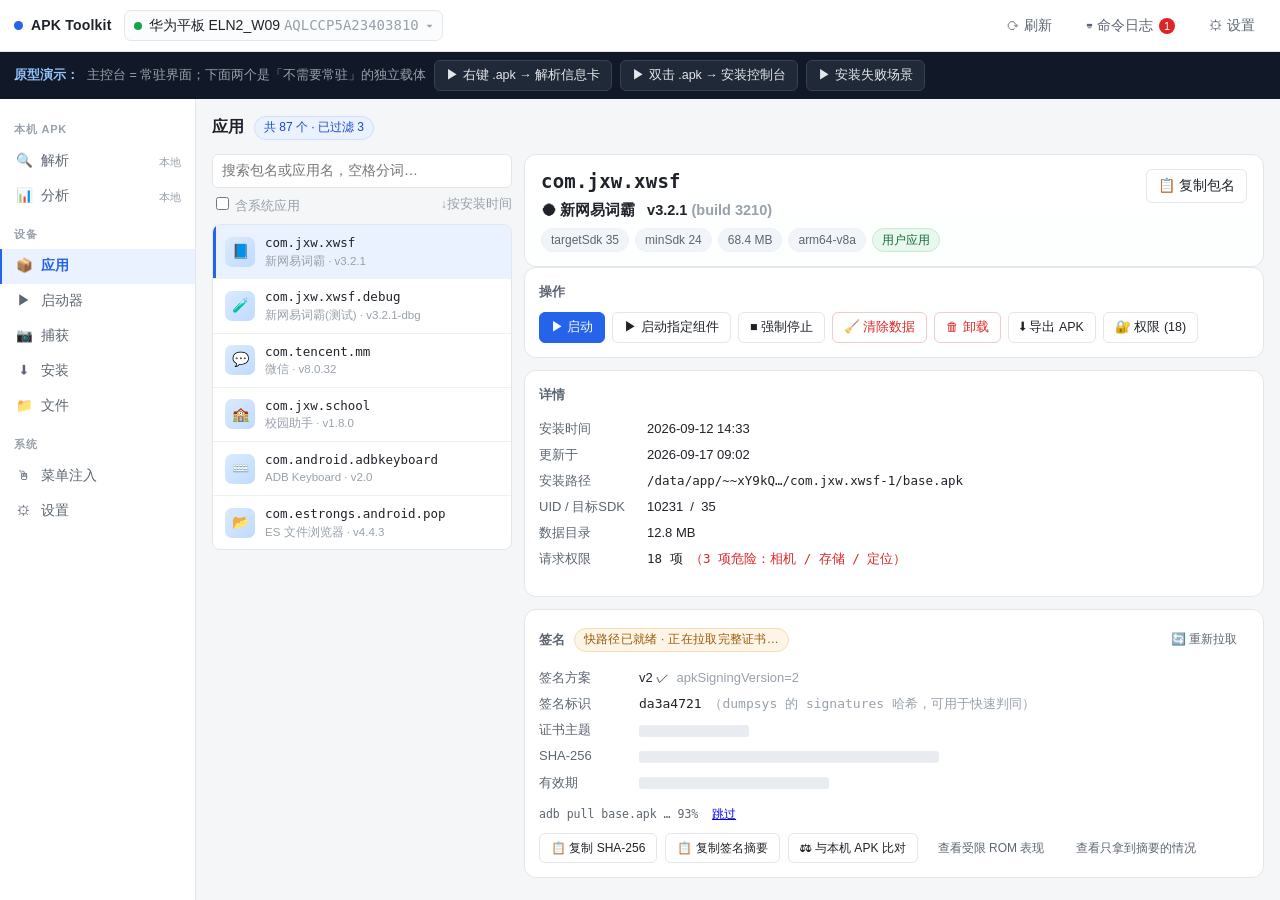
<file: docs/prototype/index.html>
<!DOCTYPE html>
<html lang="zh-CN">
<head>
<meta charset="UTF-8">
<meta name="viewport" content="width=device-width, initial-scale=1">
<title>APK Parser Toolkit — 交互原型 v0.1</title>
<style>
  :root{
    --bg:#f5f6f8; --panel:#ffffff; --line:#e3e6ea; --line2:#eef1f4;
    --tx:#1f2329; --tx2:#5c6672; --tx3:#98a1ab;
    --accent:#2563eb; --accent-soft:#eaf1ff;
    --ok:#16a34a; --ok-soft:#e8f8ee;
    --warn:#d97706; --warn-soft:#fff5e6;
    --danger:#dc2626; --danger-soft:#fdecec;
    --purple:#7c3aed;
    --mono:"Cascadia Mono","JetBrains Mono",Consolas,"SF Mono",Menlo,monospace;
    --sans:-apple-system,"Segoe UI","Microsoft YaHei",Roboto,"Helvetica Neue",sans-serif;
    --r:8px; --r2:12px;
  }
  *{box-sizing:border-box}
  html,body{margin:0;padding:0;height:100%}
  body{background:var(--bg);color:var(--tx);font:14px/1.55 var(--sans);-webkit-font-smoothing:antialiased}
  button{font:inherit;cursor:pointer;border:1px solid var(--line);background:#fff;color:var(--tx);border-radius:6px;padding:5px 11px;transition:.12s}
  button:hover{border-color:#c9cfd6;background:#fafbfc}
  button.primary{background:var(--accent);border-color:var(--accent);color:#fff}
  button.primary:hover{background:#1d4fd7;border-color:#1d4fd7}
  button.ghost{border-color:transparent;background:transparent;color:var(--tx2)}
  button.ghost:hover{background:#eef1f4}
  button.danger{color:var(--danger);border-color:#f3c9c9}
  button.danger:hover{background:var(--danger-soft)}
  input,select,textarea{font:inherit;border:1px solid var(--line);border-radius:6px;padding:5px 9px;background:#fff;color:var(--tx);outline:none}
  input:focus,select:focus{border-color:var(--accent);box-shadow:0 0 0 3px var(--accent-soft)}
  .mono{font-family:var(--mono)}
  .muted{color:var(--tx2)}
  .dim{color:var(--tx3)}

  /* ---------- app shell ---------- */
  .shell{display:flex;flex-direction:column;height:100vh;overflow:hidden}
  .topbar{display:flex;align-items:center;gap:12px;height:52px;padding:0 14px;background:#fff;border-bottom:1px solid var(--line);flex:0 0 auto}
  .brand{display:flex;align-items:center;gap:8px;font-weight:600;letter-spacing:.2px}
  .brand .dot{width:9px;height:9px;border-radius:50%;background:var(--accent)}
  .devsel{display:flex;align-items:center;gap:7px;border:1px solid var(--line);border-radius:7px;padding:4px 9px;background:#fbfcfd;cursor:pointer}
  .devsel:hover{border-color:#c9cfd6}
  .devsel .st{width:8px;height:8px;border-radius:50%;background:var(--ok)}
  .spacer{flex:1}
  .tb-btn{display:flex;align-items:center;gap:6px;padding:5px 10px;border-radius:7px;border:1px solid transparent;color:var(--tx2);background:transparent}
  .tb-btn:hover{background:#eef1f4}
  .badge{background:var(--danger);color:#fff;border-radius:9px;font-size:11px;padding:0 5px;line-height:16px}
  .demo-bar{display:flex;gap:8px;padding:8px 14px;background:#111827;color:#e5e7eb;align-items:center;font-size:12.5px;flex:0 0 auto}
  .demo-bar b{color:#93c5fd;font-weight:600}
  .demo-bar button{background:#1f2937;border-color:#374151;color:#e5e7eb;font-size:12.5px}
  .demo-bar button:hover{background:#374151}

  .body{display:flex;flex:1;min-height:0}
  .nav{width:196px;flex:0 0 auto;background:#fff;border-right:1px solid var(--line);padding:10px 0;overflow:auto}
  .nav h5{margin:12px 14px 6px;font-size:11px;letter-spacing:.8px;text-transform:uppercase;color:var(--tx3);font-weight:600}
  .nav a{display:flex;align-items:center;gap:9px;padding:7px 14px;color:var(--tx2);text-decoration:none;border-left:2px solid transparent;font-size:13.5px}
  .nav a:hover{background:#f7f9fb;color:var(--tx)}
  .nav a.on{background:var(--accent-soft);color:var(--accent);border-left-color:var(--accent);font-weight:600}
  .nav a .i{width:16px;text-align:center}
  .nav a .tag{margin-left:auto;font-size:10.5px;color:var(--tx3)}
  .main{flex:1;min-width:0;display:flex;flex-direction:column;overflow:hidden}
  .page{display:none;flex:1;min-height:0;overflow:auto;padding:16px}
  .page.on{display:block}
  .pagehead{display:flex;align-items:center;gap:10px;margin-bottom:14px}
  .pagehead h2{margin:0;font-size:16px;font-weight:650}
  .card{background:var(--panel);border:1px solid var(--line);border-radius:var(--r2);padding:14px}
  .card + .card{margin-top:12px}
  .card h4{margin:0 0 10px;font-size:13px;font-weight:650;color:var(--tx2);letter-spacing:.3px}
  .grid2{display:grid;grid-template-columns:300px 1fr;gap:12px;align-items:start}

  /* key bar */
  .keybar{position:sticky;top:0;z-index:5;background:linear-gradient(180deg,#fff,#fdfefe);border:1px solid var(--line);border-radius:var(--r2);padding:14px 16px;display:flex;align-items:flex-start;gap:14px}
  .keybar .pkg{font-family:var(--mono);font-size:19px;font-weight:700;letter-spacing:.2px;word-break:break-all;line-height:1.3}
  .keybar .ver{font-size:14.5px;color:var(--tx);margin-top:5px;font-weight:600}
  .keybar .meta{font-size:12.5px;color:var(--tx2);margin-top:7px;display:flex;flex-wrap:wrap;gap:6px}
  .chip{background:#f1f4f8;border:1px solid var(--line2);border-radius:20px;padding:1.5px 9px;font-size:12px;color:var(--tx2)}
  .chip.ok{background:var(--ok-soft);border-color:#c6ebd3;color:#146c37}
  .chip.warn{background:var(--warn-soft);border-color:#f3ddb5;color:#9a5b05}
  .chip.bad{background:var(--danger-soft);border-color:#f5cdcd;color:#a81c1c}
  .chip.acc{background:var(--accent-soft);border-color:#cddffd;color:#1a4bc3}

  /* app list */
  .searchrow{display:flex;gap:10px;align-items:center;margin-bottom:10px}
  .searchrow input[type=text]{flex:1}
  .list{max-height:calc(100vh - 300px);min-height:280px;overflow:auto;border:1px solid var(--line);border-radius:var(--r);background:#fff}
  .row{padding:8px 12px;border-bottom:1px solid var(--line2);cursor:pointer;display:flex;align-items:center;gap:10px}
  .row:last-child{border-bottom:none}
  .row:hover{background:#f8fafc}
  .row.on{background:var(--accent-soft);box-shadow:inset 3px 0 0 var(--accent)}
  .row .ico{width:30px;height:30px;border-radius:7px;background:linear-gradient(135deg,#dbeafe,#bfdbfe);display:grid;place-items:center;font-size:14px;flex:0 0 auto}
  .row .nm{font-family:var(--mono);font-size:12.5px;word-break:break-all}
  .row .sub{font-size:11.5px;color:var(--tx3)}
  .row .right{margin-left:auto;font-size:11.5px;color:var(--tx3);white-space:nowrap}
  mark{background:#fff2a8;padding:0 1px;border-radius:2px}

  .kv{display:grid;grid-template-columns:96px 1fr;gap:6px 12px;font-size:13px}
  .kv dt{color:var(--tx2)}
  .kv dd{margin:0;word-break:break-all}
  .sk{display:inline-block;height:12px;min-width:110px;border-radius:3px;background:#e8ecf1;vertical-align:middle}
  .sigerr{background:var(--danger-soft);border:1px solid #f5cdcd;border-radius:7px;padding:9px 11px;font-size:12.5px;color:#a81c1c}
  .sigwarn{background:var(--warn-soft);border:1px solid #f3ddb5;border-radius:7px;padding:8px 11px;font-size:12.5px;color:#9a5b05;margin-bottom:8px}
  .fpath{font-family:var(--mono);font-size:11.5px;color:var(--tx2);margin-top:7px}
  details.why{margin-top:8px;font-size:12.5px}
  details.why summary{cursor:pointer;color:var(--tx2)}
  .actions{display:flex;flex-wrap:wrap;gap:7px}
  .actions button{font-size:12.5px}

  /* launcher */
  .tabs{display:flex;gap:2px;border-bottom:1px solid var(--line);margin-bottom:12px}
  .tabs button{border:none;background:transparent;border-bottom:2px solid transparent;border-radius:0;padding:7px 13px;color:var(--tx2);font-size:13.5px}
  .tabs button.on{color:var(--accent);border-bottom-color:var(--accent);font-weight:600}
  .comp{max-height:360px;overflow:auto;border:1px solid var(--line);border-radius:var(--r);background:#fff}
  .comp .row{padding:7px 10px}
  .comp .row.dis{opacity:.55}
  .cmp-name{font-family:var(--mono);font-size:12.5px}
  .star{color:#f59e0b}
  .grp{padding:5px 10px;font-size:11px;color:var(--tx3);background:#f8fafc;border-bottom:1px solid var(--line2);letter-spacing:.5px}
  .formrow{display:grid;grid-template-columns:110px 1fr;gap:8px 10px;align-items:center;font-size:13px}
  .formrow label{color:var(--tx2);text-align:right}
  .extras{border:1px solid var(--line);border-radius:7px;overflow:hidden}
  .extras .er{display:grid;grid-template-columns:92px 1fr 1fr 64px;gap:6px;align-items:center;padding:6px 8px;border-bottom:1px solid var(--line2)}
  .extras .er:last-child{border-bottom:none}
  .extras .er input,.extras .er select{font-size:12.5px;padding:3px 7px}
  .preview{margin-top:12px;border:1px solid var(--line);border-radius:var(--r);background:#0f172a;color:#dbeafe;padding:11px 13px;font-family:var(--mono);font-size:12.5px;white-space:pre-wrap;word-break:break-all;line-height:1.7}
  .preview .c1{color:#7dd3fc}.preview .c2{color:#fcd34d}.preview .c3{color:#c4b5fd}
  .launchbar{display:flex;align-items:center;gap:10px;margin-top:10px}
  .result{margin-top:10px;border-radius:var(--r);padding:10px 13px;font-size:13px;display:none}
  .result.show{display:block}
  .result.ok{background:var(--ok-soft);border:1px solid #c6ebd3;color:#146c37}
  .result.bad{background:var(--danger-soft);border:1px solid #f5cdcd;color:#a81c1c}
  .result .hint{color:var(--tx2);font-size:12.5px;margin-top:5px}

  /* capture */
  .capgrid{display:grid;grid-template-columns:repeat(auto-fit,minmax(280px,1fr));gap:12px}
  .shot{height:158px;border:1px dashed #cbd5e1;border-radius:var(--r);display:grid;place-items:center;color:var(--tx3);background:repeating-linear-gradient(45deg,#fafbfc,#fafbfc 9px,#f4f6f8 9px,#f4f6f8 18px);font-size:12.5px}
  .bar{height:7px;border-radius:4px;background:#e8ecf1;overflow:hidden;margin-top:8px}
  .bar>i{display:block;height:100%;background:var(--accent);width:0;transition:width .3s}
  .rec{color:var(--danger);font-weight:600}
  .logbox{background:#0f172a;color:#cbd5e1;border-radius:var(--r);padding:10px 12px;font-family:var(--mono);font-size:12px;max-height:190px;overflow:auto;line-height:1.75}
  .logbox .E{background:#7f1d1d;color:#fecaca;display:block;border-radius:3px;padding:0 4px;margin:0 -4px}
  .logbox .I{color:#93c5fd}.logbox .W{color:#fcd34d}
  .artifact{display:flex;align-items:center;gap:10px;padding:7px 10px;border-bottom:1px solid var(--line2);font-size:13px}
  .artifact:last-child{border-bottom:none}

  /* settings */
  .doctor{display:grid;grid-template-columns:70px 1fr;gap:7px 12px;font-family:var(--mono);font-size:12.5px}
  .switch{display:flex;align-items:center;gap:9px;padding:6px 0;font-size:13.5px}
  .sw{width:36px;height:20px;border-radius:12px;background:#cbd5e1;position:relative;flex:0 0 auto;transition:.15s;cursor:pointer}
  .sw::after{content:"";position:absolute;top:2px;left:2px;width:16px;height:16px;border-radius:50%;background:#fff;transition:.15s}
  .sw.on{background:var(--accent)}.sw.on::after{left:18px}

  /* overlay: popup card */
  .veil{position:fixed;inset:0;background:rgba(15,23,42,.45);z-index:50;display:none;align-items:center;justify-content:center;padding:24px}
  .veil.on{display:flex}
  .popup{background:#fff;border-radius:14px;width:100%;max-width:760px;max-height:90vh;overflow:auto;box-shadow:0 24px 60px rgba(15,23,42,.28)}
  .popup .ph{padding:14px 20px;border-bottom:1px solid var(--line);display:flex;align-items:center;gap:10px;position:sticky;top:0;background:#fff;z-index:2}
  .popup .ph .t{font-weight:650}
  .popup .pb{padding:16px 20px}
  .pkhead{padding:16px 20px 14px;background:linear-gradient(135deg,#f0f6ff,#fbfdff);border-bottom:1px solid var(--line)}
  .pf{display:grid;grid-template-columns:110px 1fr;gap:6px 14px;font-size:13px;padding:12px 0;border-bottom:1px solid var(--line2)}
  .pf:last-child{border-bottom:none}
  .pf .k{color:var(--tx2)}
  .split{display:grid;grid-template-columns:1fr 1fr;gap:0 26px}
  .bar-item{display:grid;grid-template-columns:150px 1fr 62px;gap:10px;align-items:center;font-size:12.5px;font-family:var(--mono)}
  .bar-item .b{height:9px;border-radius:5px;background:#eef1f4;overflow:hidden}
  .bar-item .b>i{display:block;height:100%;background:linear-gradient(90deg,#60a5fa,#2563eb)}
  .popfoot{padding:13px 20px;border-top:1px solid var(--line);display:flex;gap:8px;flex-wrap:wrap;background:#fbfcfd;position:sticky;bottom:0}

  /* overlay: console */
  .con{background:#0c111b;border-radius:12px;width:100%;max-width:860px;box-shadow:0 24px 60px rgba(0,0,0,.5);overflow:hidden;font-family:var(--mono);font-size:13px;color:#d7e0ea}
  .con .ch{background:#1a2333;padding:9px 14px;display:flex;align-items:center;gap:8px;color:#9fb0c4;font-size:12.5px}
  .con .ch .d{width:11px;height:11px;border-radius:50%}
  .con pre{margin:0;padding:14px 16px;white-space:pre-wrap;line-height:1.72;max-height:64vh;overflow:auto}
  .g{color:#4ade80}.y{color:#fbbf24}.r{color:#f87171}.b{color:#60a5fa}.w{color:#e2e8f0}.dimc{color:#64748b}.cy{color:#22d3ee}
  .hl{background:#1e3a5f;border-radius:3px}
  .cursor{display:inline-block;width:8px;height:15px;background:#4ade80;vertical-align:-2px;animation:bl 1s steps(1) infinite}
  @keyframes bl{50%{opacity:0}}

  .toast{position:fixed;right:20px;bottom:20px;background:#111827;color:#fff;padding:10px 15px;border-radius:9px;font-size:13px;z-index:99;opacity:0;transform:translateY(8px);transition:.2s;pointer-events:none}
  .toast.on{opacity:1;transform:none}
  .note{font-size:12.5px;color:var(--tx2);background:#f8fafc;border-left:3px solid var(--accent);padding:8px 12px;border-radius:0 6px 6px 0;margin-top:10px}
  .inline-confirm{background:var(--danger-soft);border:1px solid #f5cdcd;border-radius:var(--r);padding:10px 12px;margin-top:10px;display:none;font-size:13px}
  .inline-confirm.on{display:block}
</style>
</head>
<body>
<div class="shell">

  <div class="topbar">
    <div class="brand"><span class="dot"></span>APK Toolkit</div>
    <div class="devsel" title="点击切换设备">
      <span class="st"></span>
      <span>华为平板 ELN2_W09 <span class="dim mono">AQLCCP5A23403810</span></span>
      <span class="dim">▾</span>
    </div>
    <div class="spacer"></div>
    <button class="tb-btn" onclick="toast('已重新拉取设备与应用列表')">⟳ 刷新</button>
    <button class="tb-btn" onclick="toast('命令日志抽屉：下方显示每条真实执行的 adb 命令')">⌨ 命令日志 <span class="badge">1</span></button>
    <button class="tb-btn" onclick="go('settings')">⚙ 设置</button>
  </div>

  <div class="demo-bar">
    <b>原型演示：</b>
    <span class="dim">主控台 = 常驻界面；下面两个是「不需要常驻」的独立载体</span>
    <button onclick="showPopup()">▶ 右键 .apk → 解析信息卡</button>
    <button onclick="showConsole('ok')">▶ 双击 .apk → 安装控制台</button>
    <button onclick="showConsole('fail')">▶ 安装失败场景</button>
  </div>

  <div class="body">
    <nav class="nav">
      <h5>本机 APK</h5>
      <a href="#" data-p="parse"><span class="i">🔍</span>解析<span class="tag">本地</span></a>
      <a href="#" data-p="analyze"><span class="i">📊</span>分析<span class="tag">本地</span></a>
      <h5>设备</h5>
      <a href="#" data-p="apps" class="on"><span class="i">📦</span>应用</a>
      <a href="#" data-p="launcher"><span class="i">▶</span>启动器</a>
      <a href="#" data-p="capture"><span class="i">📷</span>捕获</a>
      <a href="#" data-p="install"><span class="i">⬇</span>安装</a>
      <a href="#" data-p="files"><span class="i">📁</span>文件</a>
      <h5>系统</h5>
      <a href="#" data-p="menu"><span class="i">🖱</span>菜单注入</a>
      <a href="#" data-p="settings"><span class="i">⚙</span>设置</a>
    </nav>

    <div class="main">

      <!-- ============ 应用页 ============ -->
      <section class="page on" id="p-apps">
        <div class="pagehead"><h2>应用</h2><span class="chip acc">共 87 个 · 已过滤 3</span></div>
        <div class="grid2">
          <div>
            <div class="searchrow">
              <input type="text" id="q" placeholder="搜索包名或应用名，空格分词…" oninput="renderApps()">
            </div>
            <div class="searchrow" style="margin:-4px 0 8px">
              <label class="dim" style="font-size:12.5px"><input type="checkbox" id="sys" onchange="renderApps()"> 含系统应用</label>
              <span class="spacer"></span>
              <span class="dim" style="font-size:12.5px">↓按安装时间</span>
            </div>
            <div class="list" id="appList"></div>
          </div>
          <div>
            <div class="keybar">
              <div style="flex:1;min-width:0">
                <div class="pkg" id="kPkg">com.jxw.xwsf</div>
                <div class="ver" id="kVer">⬤ 新网易词霸 &nbsp; v3.2.1 <span class="dim">(build 3210)</span></div>
                <div class="meta">
                  <span class="chip">targetSdk 35</span>
                  <span class="chip">minSdk 24</span>
                  <span class="chip">68.4 MB</span>
                  <span class="chip">arm64-v8a</span>
                  <span class="chip ok">用户应用</span>
                </div>
              </div>
              <button onclick="toast('已复制包名 com.jxw.xwsf ✓')">📋 复制包名</button>
            </div>

            <div class="card">
              <h4>操作</h4>
              <div class="actions">
                <button class="primary" onclick="go('launcher')">▶ 启动</button>
                <button onclick="go('launcher')">▶ 启动指定组件</button>
                <button onclick="toast('am force-stop com.jxw.xwsf ✓')">■ 强制停止</button>
                <button class="danger" onclick="document.getElementById('cfm').classList.add('on')">🧹 清除数据</button>
                <button class="danger" onclick="toast('已切换到卸载确认流程')">🗑 卸载</button>
                <button onclick="toast('已导出到 output/com.jxw.xwsf_3.2.1.apk ✓')">⬇ 导出 APK</button>
                <button onclick="toast('打开权限清单')">🔐 权限 (18)</button>
              </div>
              <div class="inline-confirm" id="cfm">
                ⚠ 确认清除 <span class="mono">com.jxw.xwsf</span> 的全部数据？该操作不可撤销。<br>
                <span class="dim" style="font-size:12.5px">输入包名以确认：</span>
                <input type="text" placeholder="com.jxw.xwsf" style="width:220px;margin-top:6px">
                <button class="danger" style="margin-top:6px" onclick="toast('已取消（原型不实际执行）');document.getElementById('cfm').classList.remove('on')">确认清除</button>
                <button style="margin-top:6px" onclick="document.getElementById('cfm').classList.remove('on')">取消</button>
              </div>
            </div>

            <div class="card">
              <h4>详情</h4>
              <dl class="kv">
                <dt>安装时间</dt><dd>2026-09-12 14:33</dd>
                <dt>更新于</dt><dd>2026-09-17 09:02</dd>
                <dt>安装路径</dt><dd class="mono" style="font-size:12.5px">/data/app/~~xY9kQ…/com.jxw.xwsf-1/base.apk</dd>
                <dt>UID / 目标SDK</dt><dd>10231 &nbsp;/&nbsp; 35</dd>
                <dt>数据目录</dt><dd>12.8 MB</dd>
                <dt>请求权限</dt><dd class="mono" style="font-size:12.5px">18 项 <span style="color:var(--danger)">（3 项危险：相机 / 存储 / 定位）</span></dd>
              </dl>
            </div>

            <div class="card" id="sigCard">
              <h4 style="display:flex;align-items:center;gap:8px;font-weight:650">
                签名
                <span class="chip" id="sigChip" style="font-weight:400">加载中…</span>
                <span class="spacer"></span>
                <button class="ghost" style="font-size:12px;font-weight:400" onclick="loadSig(true)">🔄 重新拉取</button>
              </h4>
              <div id="sigBody"></div>
              <div style="margin-top:9px;display:flex;gap:8px;flex-wrap:wrap">
                <button style="font-size:12px" onclick="toast('已复制 SHA-256 ✓')">📋 复制 SHA-256</button>
                <button style="font-size:12px" onclick="toast('已复制 com.jxw.xwsf 3.2.1 (3210) SHA-256:AB:CD:… ✓')">📋 复制签名摘要</button>
                <button style="font-size:12px" onclick="cmpSig()">⚖ 与本机 APK 比对</button>
                <button class="ghost" style="font-size:12px" onclick="loadSig(false,'blocked')">查看受限 ROM 表现</button>
                <button class="ghost" style="font-size:12px" onclick="loadSig(false,'partial')">查看只拿到摘要的情况</button>
              </div>
              <div id="cmpBox" style="display:none;margin-top:10px;border:1px solid #f3ddb5;background:var(--warn-soft);border-radius:8px;padding:11px 13px;font-size:12.5px"></div>
            </div>
          </div>
        </div>
      </section>

      <!-- ============ 启动器页 ============ -->
      <section class="page" id="p-launcher">
        <div class="pagehead"><h2>启动器</h2><span class="mono muted" style="font-size:13px">com.jxw.xwsf</span>
          <span class="spacer"></span>
          <button class="ghost" onclick="toast('我的入口：常调的 4 组参数，一键重发')">⭐ 我的入口</button>
          <button class="ghost" onclick="toast('最近 50 条启动历史')">🕘 历史</button>
        </div>

        <div class="grid2" style="grid-template-columns:330px 1fr">
          <div>
            <div class="tabs">
              <button class="on" onclick="tab(this,'activity')">Activity</button>
              <button onclick="tab(this,'service')">Service</button>
              <button onclick="tab(this,'broadcast')">广播</button>
            </div>
            <div class="searchrow"><input type="text" placeholder="过滤组件…" oninput="filterComp(this.value)"></div>
            <div class="comp" id="compList"></div>
            <div class="note">★ = 含 MAIN/LAUNCHER；灰显 = 未导出或已禁用，非 root 启动会失败</div>
          </div>

          <div>
            <div class="card" style="padding:16px 18px">
              <h4>启动参数</h4>
              <div class="formrow">
                <label>组件类型</label>
                <div><label><input type="radio" name="ct" checked> Activity</label> &nbsp; <label><input type="radio" name="ct"> Service</label></div>
                <label>组件</label>
                <input class="mono" id="fComp" value="com.jxw.xwsf/.ui.WifiListActivity" style="font-size:12.5px">
                <label>Action</label>
                <select id="fAction" onchange="preview()">
                  <option>android.intent.action.VIEW</option>
                  <option>android.intent.action.MAIN</option>
                  <option>android.intent.action.SEND</option>
                  <option value="">（不指定）</option>
                </select>
                <label>Data URI</label>
                <input class="mono" id="fData" value="xwsf://scan?ssid=test" style="font-size:12.5px">
                <label>Category</label>
                <div class="catrow" id="catRow" style="font-size:12.5px">
                  <label><input type="checkbox" value="android.intent.category.DEFAULT" checked> DEFAULT</label>
                  <label><input type="checkbox" value="android.intent.category.LAUNCHER"> LAUNCHER</label>
                  <label><input type="checkbox" value="android.intent.category.BROWSABLE"> BROWSABLE</label>
                  <label><input type="checkbox" value="android.intent.category.HOME"> HOME</label>
                </div>
                <label>Flags</label>
                <div class="flagrow" id="flagRow" style="font-size:12.5px">
                  <label><input type="checkbox" value="0x10000000" checked> NEW_TASK</label>
                  <label><input type="checkbox" value="0x04000000"> CLEAR_TOP</label>
                  <label><input type="checkbox" value="0x20000000"> SINGLE_TOP</label>
                  <label><input type="checkbox" value="0x00008000"> CLEAR_TASK</label>
                </div>
              </div>
              <div style="margin:12px 0 6px;display:flex;align-items:center;gap:10px">
                <h4 style="margin:0">Extras</h4><span class="spacer"></span>
                <button style="font-size:12.5px" onclick="addExtra()">+ 添加</button>
              </div>
              <div class="extras" id="extras">
                <div class="er"><span class="mono dim">类型</span><span class="mono dim">key</span><span class="mono dim">value</span><span></span></div>
                <div class="er"><select onchange="preview()"><option>string</option><option>int</option><option>bool</option><option>float</option><option>long</option><option>uri</option></select>
                  <input value="ssid" oninput="preview()"><input value="test" oninput="preview()"><button class="ghost" onclick="this.parentNode.remove()">✕</button></div>
                <div class="er"><select onchange="preview()"><option>bool</option><option>string</option><option>int</option></select>
                  <input value="autoScan" oninput="preview()"><input value="true" oninput="preview()"><button class="ghost" onclick="this.parentNode.remove()">✕</button></div>
                <div class="er"><select onchange="preview()"><option>int</option><option>string</option></select>
                  <input value="timeout" oninput="preview()"><input value="5000" oninput="preview()"><button class="ghost" onclick="this.parentNode.remove()">✕</button></div>
              </div>
              <div style="margin-top:12px;font-size:13px;display:flex;gap:18px">
                <label><input type="checkbox" id="fWait" checked onchange="preview()"> 计时 (-W)</label>
                <label><input type="checkbox"> 启动后抓日志 3 秒</label>
                <label class="dim"><input type="checkbox" disabled> 启动非导出组件（需 root）</label>
              </div>
            </div>

            <div class="card">
              <h4>将执行</h4>
              <div class="preview" id="cmdPreview"></div>
              <div class="launchbar">
                <span class="dim" style="font-size:12.5px">界面上的命令与实际执行完全一致，可复制进你的 .sh 脚本</span>
                <span class="spacer"></span>
                <button onclick="toast('已复制命令 ✓')">复制命令</button>
                <button onclick="toast('已导出为 exports/launch_wifilist.sh')">导出为 .sh</button>
                <button class="primary" onclick="doLaunch()">▶ 启 动</button>
              </div>
              <div class="result" id="launchResult"></div>
            </div>
          </div>
        </div>
      </section>

      <!-- ============ 捕获页 ============ -->
      <section class="page" id="p-capture">
        <div class="pagehead"><h2>捕获</h2>
          <span class="mono dim" style="font-size:12.5px">D:\bat\apk-parser\captures</span>
          <span class="spacer"></span>
          <button onclick="toast('已打开产物目录')">打开目录</button>
          <button onclick="toast('已清理 30 天前的产物（3 个）')">清理 30 天前</button>
        </div>
        <div class="capgrid">
          <div class="card">
            <h4>截图</h4>
            <button class="primary" onclick="shot()">📷 立即截图</button>
            <div class="shot" id="shotBox" style="margin-top:10px">点「立即截图」后这里显示预览</div>
            <div class="actions" style="margin-top:10px">
              <button onclick="toast('已另存为…')">另存为</button>
              <button onclick="toast('已复制路径截图捕获')">复制路径</button>
            </div>
          </div>
          <div class="card">
            <h4>录屏</h4>
            <div class="formrow" style="grid-template-columns:66px 1fr;font-size:12.5px">
              <label>码率</label><select><option>8 Mbps</option><option>4 Mbps</option><option>16 Mbps</option></select>
              <label>分辨率</label><select><option>原始</option><option>720x1280</option><option>1080x1920</option></select>
              <label>时长上限</label><select><option>不限</option><option>180s</option><option>60s</option></select>
            </div>
            <label style="font-size:12.5px;display:block;margin:8px 0"><input type="checkbox"> 显示触摸点</label>
            <div class="actions">
              <button class="primary" id="recBtn" onclick="toggleRec()">⏺ 开始录屏</button>
              <span class="rec" id="recTime" style="display:none">⏱ 00:42</span>
            </div>
            <div class="bar"><i id="recBar"></i></div>
            <div class="dim" style="font-size:12px;margin-top:6px" id="recSize">录屏中… 4.2 MB</div>
          </div>
          <div class="card">
            <h4>实时镜像</h4>
            <button onclick="toast('已拉起 scrcpy（D:\\Program Files\\scrcpy\\scrcpy.exe）')">🖥 启动 scrcpy</button>
            <label style="font-size:12.5px;display:block;margin-top:8px"><input type="checkbox"> 边镜像边录屏</label>
            <div class="dim" style="font-size:12px;margin-top:8px">scrcpy 路径探测：<span class="mono">D:\Program Files\scrcpy\scrcpy-win64-v3.3.4</span></div>
          </div>
        </div>

        <div class="card">
          <h4>历史产物</h4>
          <div class="artifact">🖼 <span class="mono">screenshot_20260918_110312.png</span><span class="dim">1.2 MB</span><span class="dim">11:03</span>
            <span class="spacer"></span><button class="ghost">打开</button><button class="ghost">路径</button><button class="ghost">🗑</button></div>
          <div class="artifact">🎬 <span class="mono">record_20260918_105840.mp4</span><span class="dim">18.4 MB</span><span class="dim">10:58</span>
            <span class="spacer"></span><button class="ghost">播放</button><button class="ghost">路径</button><button class="ghost">🎞 GIF</button><button class="ghost">🗑</button></div>
        </div>

        <div class="card">
          <h4>logcat &nbsp;<select style="font-size:12px"><option>V D I W E</option><option>只看 E</option></select>
            <input placeholder="过滤: com.jxw.xwsf" style="margin-left:8px;font-size:12px;width:200px">
            <label style="font-weight:400;color:var(--tx2);font-size:12.5px;margin-left:8px"><input type="checkbox" checked> 自动滚动</label>
          </h4>
          <div class="logbox">
            <div>11:03:41.221 <span class="I">I/ActivityTaskManager:</span> START u0 {cmp=com.jxw.xwsf/.ui.WifiListActivity} from uid 10231</div>
            <div>11:03:41.384 <span class="I">I/WifiService:</span> startScan uid=10231</div>
            <div>11:03:41.512 <span class="E">E/AndroidRuntime: FATAL EXCEPTION: main  → 已捕获崩溃，是否导出？</span></div>
          </div>
        </div>
      </section>

      <!-- ============ 安装页 ============ -->
      <section class="page" id="p-install">
        <div class="pagehead"><h2>安装</h2><span class="spacer"></span>
          <button onclick="showConsole('ok')">打开 CLI 安装控制台</button></div>
        <div class="grid2" style="grid-template-columns:1fr 1fr">
          <div class="card">
            <h4>安装参数</h4>
            <div style="font-size:13.5px;display:grid;grid-template-columns:1fr 1fr;gap:6px 14px">
              <label><input type="checkbox" checked> -r 覆盖安装</label>
              <label><input type="checkbox"> -d 允许降级</label>
              <label><input type="checkbox" checked> -t 允许测试包</label>
              <label><input type="checkbox"> -g 授予全部权限</label>
              <label><input type="checkbox"> 装到 SD 卡</label>
              <label><input type="checkbox"> --user 指定用户</label>
            </div>
            <div class="note">安装前会自动预检：minSdk / ABI / 同名签名 / 版本升降 —— 提前告警，不用等装完才知道失败。</div>
          </div>
          <div class="card">
            <h4>批量与多机</h4>
            <div class="actions">
              <button onclick="toast('选择目录后逐个安装，显示 3/12 进度')">⬇ 批量安装目录</button>
              <button onclick="toast('已勾选 2 台设备并发安装')">⇉ 多设备并发</button>
              <button onclick="go('menu')">🖱 注册右键/双击</button>
            </div>
            <div class="bar" style="margin-top:12px"><i style="width:62%"></i></div>
            <div class="dim" style="font-size:12.5px;margin-top:6px">正在安装 <span class="mono">app-jxwgb-release.apk</span> … <b>8 / 12</b></div>
          </div>
        </div>
        <div class="card">
          <h4>失败原因速查（INSTALL_FAILED_* 中文映射）</h4>
          <dl class="kv" style="grid-template-columns:290px 1fr">
            <dt class="mono" style="font-size:12px">VERSION_DOWNGRADE</dt><dd>设备上版本更高，不允许降级 → 加 <span class="mono">-d</span> 或先卸载</dd>
            <dt class="mono" style="font-size:12px">UPDATE_INCOMPATIBLE</dt><dd>签名不一致，无法覆盖 → 先卸载（数据会丢）</dd>
            <dt class="mono" style="font-size:12px">NO_MATCHING_ABIS</dt><dd>没有匹配的原生库 → 换对应 ABI 的包</dd>
            <dt class="mono" style="font-size:12px">INSUFFICIENT_STORAGE</dt><dd>设备存储不足 → 清理空间</dd>
            <dt class="mono" style="font-size:12px">TEST_ONLY</dt><dd>test-only 包 → 勾选 <span class="mono">-t</span></dd>
          </dl>
        </div>
      </section>

      <!-- ============ 文件 / 解析 / 分析 / 菜单 / 设置 ============ -->
      <section class="page" id="p-files">
        <div class="pagehead"><h2>文件与传输</h2></div>
        <div class="card"><h4>push / pull</h4>
          <div class="formrow">
            <label>本地路径</label><input class="mono" value="D:\bat\apk-parser\captures\record_2026.mp4" style="font-size:12.5px">
            <label>设备路径</label><input class="mono" value="/sdcard/Download/" style="font-size:12.5px">
            <label></label><div><button onclick="toast('已 push 到设备')">⬆ push 到设备</button> <button onclick="toast('已 pull 到本机')">⬇ 从设备拉取</button></div>
          </div>
          <div class="note">录屏/截图的设备端产物会自动拉回本机，一般不必手动操作。</div>
        </div>
      </section>

      <section class="page" id="p-parse">
        <div class="pagehead"><h2>本机 APK 解析</h2><span class="chip">不需要连接设备</span></div>
        <div class="card">
          <h4>选择 APK</h4>
          <div class="actions"><button class="primary" onclick="showPopup()">选择文件并解析</button><button onclick="toast('批量解析结果可排序、可导出 CSV')">批量解析目录</button></div>
          <div class="note">右键资源管理器中的 <span class="mono">.apk</span> 是最快的入口；本页用于批量场景。</div>
        </div>
      </section>

      <section class="page" id="p-analyze">
        <div class="pagehead"><h2>APK 分析</h2><span class="chip">不需要连接设备</span></div>
        <div class="card"><h4>双包对比</h4>
          <div class="formrow">
            <label>包 A</label><input class="mono" value="app-jxwgb-v3.2.0.apk" style="font-size:12.5px">
            <label>包 B</label><input class="mono" value="app-jxwgb-v3.2.1.apk" style="font-size:12.5px">
            <label></label><div><button class="primary" onclick="toast('差异：版本 3.2.0→3.2.1，体积 +1.2MB，新增权限 1 项，ABI 无变化')">开始对比</button></div>
          </div>
        </div>
        <div class="card"><h4>与设备已装版本对比</h4>
          <div class="dim" style="font-size:13px">选中本机 APK → 与设备上同名包比对，输出结论：<b>可升级 / 同级 / 降级 / 签名冲突</b></div>
          <div class="actions" style="margin-top:10px"><button onclick="toast('结论：可升级（设备 v3.2.0 → APK v3.2.1）')">开始对比</button></div>
        </div>
      </section>

      <section class="page" id="p-menu">
        <div class="pagehead"><h2>菜单注入</h2><span class="chip ok">当前状态：✓ 已注册</span></div>
        <div class="card">
          <h4>注册项</h4>
          <div class="switch"><span class="sw on" onclick="this.classList.toggle('on')"></span> 注册 APK 右键菜单（二级菜单「APK 工具」）</div>
          <div class="switch"><span class="sw on" onclick="this.classList.toggle('on')"></span> 注册「打开方式」候选（双击可用本工具打开 .apk）</div>
          <div class="switch"><span class="sw" onclick="this.classList.toggle('on')"></span> 设为 .apk 默认打开方式（双击直接安装）</div>
          <div class="switch"><span class="sw" onclick="this.classList.toggle('on')"></span> 开机自动启动主控台</div>
          <div class="actions" style="margin-top:10px">
            <button class="primary" onclick="toast('已写入 HKCU 注册表，回读校验通过 ✓')">应用更改</button>
            <button class="danger" onclick="toast('已逐条列出并删除本次写入的注册项')">全部卸载</button>
          </div>
          <div class="note">仅写 <span class="mono">HKCU</span>，不需要管理员权限；卸载时逐条列出后删除，可审计。</div>
        </div>
        <div class="card">
          <h4>右键菜单预览</h4>
          <div style="border:1px solid var(--line);border-radius:8px;width:250px;background:#fff;box-shadow:0 8px 22px rgba(15,23,42,.1);overflow:hidden;font-size:13px">
            <div style="padding:7px 14px;border-bottom:1px solid var(--line2);color:var(--tx3);font-size:12px">app-jxwgb-release.apk</div>
            <div style="padding:7px 14px">打开</div>
            <div style="padding:7px 14px;background:var(--accent-soft);color:var(--accent);font-weight:600;display:flex;justify-content:space-between">APK 工具 <span>▸</span></div>
            <div style="padding:6px 14px 8px 26px;color:var(--tx2);font-size:12.5px;line-height:1.9;background:#fafbfc">
              解析 APK 信息<br>安装到设备<br>提取图标<br>复制包名<br>与已装版本对比<br>打开所在目录
            </div>
          </div>
        </div>
      </section>

      <section class="page" id="p-settings">
        <div class="pagehead"><h2>设置</h2></div>
        <div class="card">
          <h4>环境自检</h4>
          <div class="doctor">
            <span>adb</span><span><span class="g" style="color:var(--ok)">✓</span> D:\SDK\platform-tools\adb.exe &nbsp; 1.0.41</span>
            <span>aapt2</span><span><span style="color:var(--ok)">✓</span> D:\SDK\build-tools\37.0.0\aapt2.exe</span>
            <span>scrcpy</span><span><span style="color:var(--ok)">✓</span> D:\Program Files\scrcpy\scrcpy-win64-v3.3.4\scrcpy.exe</span>
            <span>ffmpeg</span><span><span style="color:var(--danger)">✗</span> 未找到 &nbsp;→ 影响「录屏转 GIF」&nbsp; <a href="#" onclick="toast('已打开 ffmpeg 下载指引')">下载指引</a></span>
            <span>python</span><span><span style="color:var(--ok)">✓</span> 3.13.12</span>
          </div>
          <div class="actions" style="margin-top:10px"><button onclick="toast('已重新检测')">重新检测</button></div>
        </div>
        <div class="card">
          <h4>路径与端口</h4>
          <div class="formrow">
            <label>主控台端口</label><input value="5170" style="width:110px">
            <label>产物目录</label><input class="mono" value="D:\bat\apk-parser\captures" style="font-size:12.5px">
            <label>截图快捷键</label><input value="Ctrl+Shift+S" style="width:150px">
            <label>服务访问</label><div style="font-size:13px"><label><input type="checkbox" checked> 仅本机 127.0.0.1</label></div>
          </div>
        </div>
      </section>

    </div>
  </div>
</div>

<!-- ============ 轻弹窗：右键解析 ============ -->
<div class="veil" id="veilPopup" onclick="if(event.target===this)hide('veilPopup')">
  <div class="popup">
    <div class="ph">
      <span style="color:var(--ok)">✓</span><span class="t">解析成功</span>
      <span class="spacer"></span>
      <span class="mono dim" style="font-size:12px">app-jxwgb-release.apk</span>
      <button class="ghost" onclick="hide('veilPopup')">✕</button>
    </div>
    <div class="pkhead">
      <div class="pkg" style="font-size:21px">com.jxw.xwsf</div>
      <div class="ver" style="margin-top:6px">⬤ 新网易词霸 &nbsp; v3.2.1 <span class="dim">(build 3210)</span></div>
      <div class="meta">
        <span class="chip acc">渠道 jxwgb</span><span class="chip">arm64-v8a</span><span class="chip">68.4 MB</span>
        <span class="chip ok">正式签名 v1+v2</span><span class="chip">targetSdk 35</span>
      </div>
      <div class="actions" style="margin-top:11px">
        <button onclick="toast('已复制包名 ✓')">📋 复制包名</button>
        <button onclick="toast('已复制 com.jxw.xwsf 3.2.1')">📋 复制 包名+版本</button>
      </div>
    </div>
    <div class="pb">
      <div class="split">
        <div>
          <div class="pf"><span class="k">应用名</span><span>新网易词霸</span></div>
          <div class="pf"><span class="k">最小 SDK</span><span class="mono">24 (Android 7.0)</span></div>
          <div class="pf"><span class="k">目标 SDK</span><span class="mono">35 (Android 15)</span></div>
          <div class="pf"><span class="k">入口 Activity</span><span class="mono" style="font-size:12px">.ui.MainActivity</span></div>
          <div class="pf"><span class="k">原生库</span><span class="mono" style="font-size:12px">arm64-v8a (12 个 .so, 18.1 MB)</span></div>
        </div>
        <div>
          <div class="pf"><span class="k">签名方案</span><span class="mono">v1 ✓ &nbsp; v2 ✓ &nbsp; v3 ✗</span></div>
          <div class="pf"><span class="k">SHA-256</span><span class="mono" style="font-size:11.5px">A1:B2:C3:D4:E5:F6:07:18:29:3A:4B:5C:6D:7E:8F:90<br>A1:B2:C3:D4:E5:F6:07:18:29:3A:4B:5C:6D:7E:8F:9F</span></div>
          <div class="pf"><span class="k">证书有效期</span><span class="mono">2026-08-11 → 2046-08-11</span></div>
          <div class="pf"><span class="k">组件数量</span><span>Activity 42 · Service 8 · Receiver 5 · Provider 2<br>
            <span style="color:var(--warn)">⚠ 对外暴露(exported) 6 个</span></span></div>
          <div class="pf"><span class="k">请求权限</span><span class="mono" style="font-size:12px">18 项
            <span style="color:var(--danger)">（危险：相机 / 读写存储 / 定位）</span></span></div>
        </div>
      </div>

      <div style="margin-top:16px">
        <h4 style="font-size:13px;color:var(--tx2);margin:0 0 9px">体积构成</h4>
        <div class="bar-item"><span>classes.dex</span><span class="b"><i style="width:56%"></i></span><span>38.2 MB</span></div>
        <div class="bar-item" style="margin-top:6px"><span>lib/</span><span class="b"><i style="width:26%"></i></span><span>18.1 MB</span></div>
        <div class="bar-item" style="margin-top:6px"><span>res/</span><span class="b"><i style="width:14%"></i></span><span>9.7 MB</span></div>
        <div class="bar-item" style="margin-top:6px"><span>META-INF/</span><span class="b"><i style="width:4%"></i></span><span>2.4 MB</span></div>
      </div>
    </div>
    <div class="popfoot">
      <button class="primary" onclick="hide('veilPopup');showConsole('ok')">▶ 安装到设备</button>
      <button onclick="toast('已提取 output/icon_com.jxw.xwsf.png ✓')">⬇ 提取图标</button>
      <button onclick="toast('结论：设备已装 v3.2.0，可升级')">⚖ 与已装版本对比</button>
      <button onclick="toast('已在资源管理器中定位')">📂 打开所在目录</button>
      <span class="spacer"></span>
      <span class="dim" style="font-size:12px;align-self:center">解析耗时 0.34s · 未联网</span>
    </div>
  </div>
</div>

<!-- ============ 控制台：双击安装 ============ -->
<div class="veil" id="veilConsole" onclick="if(event.target===this)hide('veilConsole')">
  <div class="con">
    <div class="ch">
      <span class="d" style="background:#f87171"></span><span class="d" style="background:#fbbf24"></span><span class="d" style="background:#4ade80"></span>
      <span style="margin-left:8px">APK 安装器 — apk-parser &nbsp;·&nbsp; cmd.exe</span>
      <span class="spacer"></span>
      <span id="conState" class="dimc">运行中…</span>
    </div>
    <pre id="conOut"></pre>
  </div>
</div>

<div class="toast" id="toast"></div>

<script>
/* ---------------- 导航 ---------------- */
const TITLES={apps:'应用',launcher:'启动器',capture:'捕获',install:'安装',files:'文件',parse:'解析',analyze:'分析',menu:'菜单注入',settings:'设置'};
function go(p){
  document.querySelectorAll('.page').forEach(e=>e.classList.remove('on'));
  document.getElementById('p-'+p).classList.add('on');
  document.querySelectorAll('.nav a').forEach(a=>a.classList.toggle('on',a.dataset.p===p));
  document.querySelector('.main').scrollTop=0;
}
document.querySelectorAll('.nav a').forEach(a=>a.onclick=e=>{e.preventDefault();go(a.dataset.p)});

function toast(t){const el=document.getElementById('toast');el.textContent=t;el.classList.add('on');clearTimeout(el._t);el._t=setTimeout(()=>el.classList.remove('on'),1800)}
function hide(id){document.getElementById(id).classList.remove('on')}

/* ---------------- 应用列表 ---------------- */
const APPS=[
  {pkg:'com.jxw.xwsf',name:'新网易词霸',ver:'3.2.1',icon:'📘',sys:false},
  {pkg:'com.jxw.xwsf.debug',name:'新网易词霸(测试)',ver:'3.2.1-dbg',icon:'🧪',sys:false},
  {pkg:'com.tencent.mm',name:'微信',ver:'8.0.32',icon:'💬',sys:false},
  {pkg:'com.android.settings',name:'设置',ver:'15',icon:'⚙️',sys:true},
  {pkg:'com.jxw.school',name:'校园助手',ver:'1.8.0',icon:'🏫',sys:false},
  {pkg:'com.android.adbkeyboard',name:'ADB Keyboard',ver:'2.0',icon:'⌨️',sys:false},
  {pkg:'com.estrongs.android.pop',name:'ES 文件浏览器',ver:'4.4.3',icon:'📂',sys:false},
  {pkg:'com.android.systemui',name:'系统界面',ver:'15',icon:'🎛',sys:true},
];
function hl(text,kws){let s=text;if(!kws.length)return s;
  kws.forEach(k=>{s=s.replace(new RegExp('('+k.replace(/[.*+?^${}()|[\]\\]/g,'\\$&')+')','ig'),'<mark>$1</mark>')});return s}
function renderApps(){
  const q=document.getElementById('q').value.trim();
  const showSys=document.getElementById('sys').checked;
  const kws=q?q.split(/\s+/).filter(Boolean):[];
  const box=document.getElementById('appList');
  const list=APPS.filter(a=>{
    if(!showSys&&a.sys)return false;
    return kws.every(k=>a.pkg.toLowerCase().includes(k.toLowerCase())||a.name.toLowerCase().includes(k.toLowerCase()));
  });
  if(!list.length){box.innerHTML='<div style="padding:26px;text-align:center;color:var(--tx3);font-size:13px">没有匹配的应用<br><span style="font-size:12px">试试只输包名的一部分，或勾选「含系统应用」</span></div>';return}
  box.innerHTML=list.map((a,i)=>`<div class="row ${i===0?'on':''}" onclick="pickApp(this,'${a.pkg}','${a.name}','${a.ver}')">
      <span class="ico">${a.icon}</span>
      <span style="min-width:0">
        <div class="nm">${hl(a.pkg,kws)}</div>
        <div class="sub">${hl(a.name,kws)} · v${a.ver}${a.sys?' · 系统应用':''}</div>
      </span></div>`).join('');
}
function pickApp(el,pkg,name,ver){
  document.querySelectorAll('#appList .row').forEach(r=>r.classList.remove('on'));el.classList.add('on');
  document.getElementById('kPkg').textContent=pkg;
  document.getElementById('kVer').innerHTML=`⬤ ${name} &nbsp; v${ver} <span class="dim">(build 3210)</span>`;
  loadSig();
}
renderApps();

/* ---------------- 组件列表 ---------------- */
const COMPS={
 activity:[
  {n:'.ui.MainActivity',star:true},
  {n:'.ui.WifiListActivity'},
  {n:'.ui.SettingsActivity'},
  {n:'.game.WordMatchGameActivity'},
  {n:'.ui.StrengthenMarkWordsActivity'},
  {n:'.ui.AboutActivity'},
  {n:'.debug.TestActivity',bad:'未导出(exported=false)'},
 ],
 service:[
  {n:'.service.SyncService'},
  {n:'.service.DownloadService'},
  {n:'.service.MediaPlayerService',bad:'未导出'},
 ],
 broadcast:[
  {n:'android.intent.action.BOOT_COMPLETED'},
  {n:'.receiver.PushReceiver',bad:'未导出'},
 ]
};
function renderComps(type){
  const box=document.getElementById('compList');
  const list=COMPS[type]||[];
  box.innerHTML=list.map(c=>`<div class="row ${c.bad?'dis':''}" onclick="pickComp('${c.n}')">
      <span style="min-width:0">
        <div class="cmp-name">${c.star?'<span class="star">★</span> ':''}com.jxw.xwsf/${c.n}</div>
        ${c.bad?`<div class="sub" style="color:var(--warn)">⚠ ${c.bad}，非 root 启动会失败</div>`:''}
      </span></div>`).join('')
    + `<div class="grp">${type==='activity'?'以上为可启动 Activity':'以上为可启动组件'}</div>`;
}
function tab(btn,type){btn.parentNode.querySelectorAll('button').forEach(b=>b.classList.remove('on'));btn.classList.add('on');renderComps(type)}
function filterComp(v){
  const kws=v.trim().split(/\s+/).filter(Boolean);
  document.querySelectorAll('#compList .row').forEach(r=>{
    r.style.display=kws.every(k=>r.textContent.toLowerCase().includes(k.toLowerCase()))?'':'none';
  });
}
function pickComp(n){
  document.getElementById('fComp').value='com.jxw.xwsf/'+n;
  preview();toast('已填充组件，可直接编辑参数后启动');
}
renderComps('activity');

/* ---------------- 命令预览 ---------------- */
function esc(s){return /[\s|&<>^"]/.test(s)?'"'+s+'"':s}
function checkedVals(sel){return [...document.querySelectorAll(sel+' input[type=checkbox]')].filter(c=>c.checked).map(c=>c.value)}
function buildCmd(){
  const comp=document.getElementById('fComp').value.trim();
  const action=document.getElementById('fAction').value;
  const data=document.getElementById('fData').value.trim();
  const wait=document.getElementById('fWait').checked?' <span class="c2">-W</span>':'';
  const cats=checkedVals('#catRow');
  const flagVals=checkedVals('#flagRow');
  let s='<span class="c1">adb</span> <span class="dimc">-s</span> AQLCCP5A23403810 <span class="c1">shell</span> <span class="c1">am</span> <span class="c1">start</span>'+wait;
  if(comp) s+=' \\\n  <span class="c2">-n</span> '+comp;
  if(action) s+=' \\\n  <span class="c2">-a</span> '+action;
  if(data) s+=' \\\n  <span class="c2">-d</span> '+esc(data);
  cats.forEach(c=>{s+=' \\\n  <span class="c2">-c</span> '+c});
  if(flagVals.length){
    const or=flagVals.map(v=>parseInt(v,16)).reduce((a,b)=>a|b,0);
    s+=' \\\n  <span class="c2">-f</span> 0x'+(or>>>0).toString(16).padStart(8,'0');
  }
  document.querySelectorAll('#extras .er').forEach((r,idx)=>{
    if(idx===0)return;
    const t=r.children[0].value,k=r.children[1].value,v=r.children[2].value;
    if(!k)return;
    const m={string:'--es',int:'--ei',bool:'--ez',float:'--ef',long:'--el',uri:'--eu'}[t];
    s+=' \\\n  <span class="c3">'+m+'</span> '+k+' '+esc(v);
  });
  document.getElementById('cmdPreview').innerHTML=s;
}
function preview(){buildCmd()}
document.getElementById('fComp').addEventListener('input',preview);
document.getElementById('fData').addEventListener('input',preview);
document.getElementById('fWait').addEventListener('change',preview);
document.querySelectorAll('#catRow input,#flagRow input').forEach(c=>c.addEventListener('change',preview));
function addExtra(){
  const box=document.getElementById('extras');
  const d=document.createElement('div');d.className='er';
  d.innerHTML='<select onchange="preview()"><option>string</option><option>int</option><option>bool</option><option>float</option><option>long</option><option>uri</option></select>'+
              '<input placeholder="key" oninput="preview()"><input placeholder="value" oninput="preview()"><button class="ghost" onclick="this.parentNode.remove();preview()">✕</button>';
  box.appendChild(d);
}
buildCmd();

function doLaunch(){
  const r=document.getElementById('launchResult');
  r.className='result ok show';
  r.innerHTML='<b>✅ 启动成功</b> &nbsp; TotalTime <span class="mono">312ms</span> &nbsp; WaitTime <span class="mono">318ms</span>'+
    '<div class="hint" style="margin-top:8px">已记录到启动历史 &nbsp;·&nbsp; '+
    '<button class="ghost" style="font-size:12.5px">查看日志</button> '+
    '<button class="ghost" style="font-size:12.5px">再启一次</button> '+
    '<button class="ghost" style="font-size:12.5px">存为「我的入口」</button></div>';
}

/* ---------------- 签名区块：两级加载 ---------------- */
let sigTimers=[];
const SIG_SK = `<dl class="kv" style="grid-template-columns:88px 1fr">
  <dt>签名方案</dt><dd><span class="sk" style="min-width:56px"></span></dd>
  <dt>证书主题</dt><dd><span class="sk"></span></dd>
  <dt>SHA-256</dt><dd><span class="sk" style="min-width:300px"></span></dd>
  <dt>有效期</dt><dd><span class="sk" style="min-width:190px"></span></dd>
  <dt>类型</dt><dd><span class="sk" style="min-width:120px"></span></dd>
</dl>`;
const sigFastRows = `<dl class="kv" style="grid-template-columns:88px 1fr">
  <dt>签名方案</dt><dd>v2 ✓ &nbsp;<span class="dim">apkSigningVersion=2</span></dd>
  <dt>签名标识</dt><dd class="mono">da3a4721 <span class="dim">（dumpsys 的 signatures 哈希，可用于快速判同）</span></dd>
  <dt>证书主题</dt><dd><span class="sk"></span></dd>
  <dt>SHA-256</dt><dd><span class="sk" style="min-width:300px"></span></dd>
  <dt>有效期</dt><dd><span class="sk" style="min-width:190px"></span></dd>
</dl>`;
const sigFullRows = `<dl class="kv" style="grid-template-columns:88px 1fr">
  <dt>签名方案</dt><dd>v2 ✓ &nbsp;<span class="dim">apkSigningVersion=2 · 无 past signatures</span></dd>
  <dt>签名标识</dt><dd class="mono">da3a4721</dd>
  <dt>证书主题</dt><dd class="mono" style="font-size:12.5px">CN=jxw, O=jxw, C=CN</dd>
  <dt>SHA-256</dt><dd class="mono" style="font-size:11.5px">A1:B2:C3:D4:E5:F6:07:18:29:3A:4B:5C:6D:7E:8F:90:A1:B2:C3:D4:E5:F6:07:18:29:3A:4B:5C:6D:7E:8F:9F</dd>
  <dt>SHA-1</dt><dd class="mono" style="font-size:11.5px">3A:4B:5C:6D:7E:8F:90:A1:B2:C3:D4:E5:F6:07:18:29:3A:4B:5C:6D</dd>
  <dt>有效期</dt><dd>2024-03-01 → 2054-03-01 &nbsp;<span class="dim">RSA 2048</span></dd>
  <dt>类型</dt><dd><span class="chip ok">用户签名（非 debug）</span></dd>
</dl>`;
function loadSig(force,mode){
  sigTimers.forEach(clearTimeout);sigTimers=[];
  const body=document.getElementById('sigBody'),chip=document.getElementById('sigChip');
  document.getElementById('cmpBox').style.display='none';
  chip.className='chip';

  if(mode==='blocked'){
    chip.textContent='不可得';chip.className='chip bad';
    body.innerHTML=`<div class="sigerr">
      <b>该设备不支持免 root 读取已安装应用签名</b>
      <div style="margin-top:5px;color:var(--tx2)">未申请 root，已停止。以下是失败在哪一步的原始依据：</div>
      <details class="why"><summary>查看原因</summary>
        <div class="mono" style="margin-top:6px;color:var(--tx2);font-size:11.5px;line-height:1.9">
          ① adb shell dumpsys package com.jxw.xwsf → 无 apkSigningVersion / signatures 字段<br>
          ② adb shell pm path com.jxw.xwsf → package:/data/app/…/base.apk（路径可得）<br>
          ③ adb pull /data/app/…/base.apk → error: failed to stat remote object: Permission denied
        </div></details>
      <div style="margin-top:9px;display:flex;gap:8px;flex-wrap:wrap">
        <button style="font-size:12px" onclick="toast('已复制三条命令，可自行排查')">复制命令自查</button>
        <button style="font-size:12px" onclick="go('parse')">改为查看本机 APK 签名</button>
      </div></div>`;
    return;
  }
  if(mode==='partial'){
    chip.textContent='仅摘要';chip.className='chip warn';
    body.innerHTML=sigFastRows+
      `<div class="fpath">完整证书信息不可得（无法读取设备端 base.apk）
        &nbsp;·&nbsp; <a href="#" onclick="toast('已重试，仍失败');return false">重试</a>
        &nbsp;·&nbsp; <a href="#" onclick="go('parse');return false">改为查看本机 APK 签名</a></div>`;
    return;
  }

  chip.textContent='加载中…';body.innerHTML=SIG_SK;
  sigTimers.push(setTimeout(()=>{
    chip.textContent='快路径已就绪 · 正在拉取完整证书…';chip.className='chip warn';
    body.innerHTML=sigFastRows+'<div class="fpath">adb pull base.apk … <span id="sigProg">28%</span> &nbsp;<a href="#" onclick="toast(\'已跳过拉取，摘要仍保留\');return false">跳过</a></div>';
    let p=28;const iv=setInterval(()=>{p=Math.min(100,p+13);
      const el=document.getElementById('sigProg');if(el)el.textContent=p+'%';else clearInterval(iv);
      if(p>=100)clearInterval(iv);},120);
    sigTimers.push(setTimeout(()=>clearInterval(iv),1500));
  },420));
  sigTimers.push(setTimeout(()=>{
    chip.textContent='完整信息已就绪 · 1.4s';chip.className='chip ok';
    body.innerHTML=sigFullRows+
      `<div class="fpath">来源 设备端 base.apk（免 root · 约 35 MB/s） · 来自缓存 刚刚
        · 与「导出已装 APK」共用同一次下载</div>`;
  },1750));
}
function cmpSig(){
  const b=document.getElementById('cmpBox');b.style.display='block';
  b.innerHTML=`<b>⚠ 不同签名</b>
    <table style="width:100%;margin-top:8px;font-size:12px;border-collapse:collapse">
      <tr><td style="color:var(--tx2);width:70px"></td><td>设备已装 com.jxw.xwsf</td><td>本机 app-jxwgb-release.apk</td></tr>
      <tr><td style="color:var(--tx2)">签名标识</td><td class="mono">da3a4721</td><td class="mono">7f2b1c04</td></tr>
      <tr><td style="color:var(--tx2)">SHA-256</td><td class="mono" style="font-size:11px;color:var(--danger)">A1:B2:C3…:9F</td><td class="mono" style="font-size:11px;color:var(--danger)">C3:D4:E5…:71</td></tr>
      <tr><td style="color:var(--tx2)">证书主题</td><td class="mono" style="font-size:11px">CN=jxw, O=jxw</td><td class="mono" style="font-size:11px">CN=AndroidDebug</td></tr>
      <tr><td style="color:var(--tx2)">判定依据</td><td colspan="2">签名标识与 SHA-256 均不一致</td></tr>
    </table>
    <div style="margin-top:8px;color:var(--tx2)">可能原因：设备上是另一个渠道/调试包，或使用了不同 keystore 签名</div>
    <div style="margin-top:8px;display:flex;gap:8px">
      <button style="font-size:12px" onclick="toast('已复制对比结果')">📋 复制对比结果</button>
      <button style="font-size:12px" onclick="toast('已在资源管理器中定位该 APK')">📂 打开该 APK 所在目录</button></div>`;
}
loadSig();

/* ---------------- 截图 / 录屏 ---------------- */
function shot(){
  const b=document.getElementById('shotBox');
  b.innerHTML='<img alt="截图预览" style="max-width:100%;max-height:140px;border-radius:6px" src="data:image/svg+xml;utf8,'+
    encodeURIComponent('<svg xmlns="http://www.w3.org/2000/svg" width="240" height="150"><rect width="240" height="150" fill="#eef2f7"/><rect x="0" y="0" width="240" height="20" fill="#2563eb"/><text x="8" y="14" font-size="11" fill="#fff">WifiList</text><rect x="12" y="36" width="216" height="16" rx="3" fill="#fff" stroke="#cbd5e1"/><rect x="12" y="60" width="150" height="16" rx="3" fill="#fff" stroke="#cbd5e1"/><rect x="12" y="86" width="216" height="1" fill="#e2e8f0"/><text x="12" y="104" font-size="10" fill="#64748b">XWSF-Test-5G</text><text x="12" y="126" font-size="10" fill="#64748b">XWSF-Guest</text><text x="200" y="142" font-size="9" fill="#94a3b8">11:03</text></svg>')+'">';
  toast('截图已保存 captures/screenshot_20260918_110312.png ✓');
}
let recT=null,recSec=0;
function toggleRec(){
  const btn=document.getElementById('recBtn'),t=document.getElementById('recTime'),bar=document.getElementById('recBar');
  if(recT){clearInterval(recT);recT=null;btn.textContent='⏺ 开始录屏';t.style.display='none';bar.style.width='0';
    toast('录屏已保存 captures/record_20260918_110840.mp4（18.4 MB）✓ 已自动拉回本机');return}
  recSec=0;btn.textContent='⏹ 停止并保存';t.style.display='';t.textContent='⏱ 00:00';bar.style.width='6%';
  recT=setInterval(()=>{recSec++;t.textContent='⏱ 00:'+String(recSec).padStart(2,'0');bar.style.width=Math.min(100,6+recSec*3)+'%';},1000);
}

/* ---------------- 轻弹窗 & 控制台 ---------------- */
function showPopup(){document.getElementById('veilPopup').classList.add('on')}
function showConsole(mode){
  document.getElementById('veilPopup').classList.remove('on');
  document.getElementById('veilConsole').classList.add('on');
  const out=document.getElementById('conOut');out.innerHTML='';
  const st=document.getElementById('conState');
  st.textContent='运行中…';st.className='dimc';
  const L=[
    ['<span class="cy">================================================================</span>',''],
    ['  <span class="w">APK 安装器</span>  —  apk-parser',''],
    ['<span class="cy">================================================================</span>',''],
    ['  文件:  D:\\build\\out\\app-jxwgb-release.apk','120'],
    ['  解析:  com.jxw.xwsf  v3.2.1 (3210)   targetSdk 35   arm64-v8a','180'],
    ['  设备:  华为平板 ELN2_W09 (AQLCCP5A23403810)  Android 15','120'],
    ['<span class="dimc">----------------------------------------------------------------</span>','90'],
    ['  预检:  <span class="g">✓</span> minSdk 24 ≤ 设备 35      <span class="g">✓</span> ABI 匹配','260'],
    ['         <span class="y">⚠</span> 设备已装 v3.2.0 (3210)  → 将覆盖安装','200'],
    ['<span class="dimc">----------------------------------------------------------------</span>','90'],
    ['  <span class="b">&gt;</span> adb -s AQLCCP5A23403810 install -r -t "D:\\build\\out\\app-jxwgb-release.apk"','300'],
  ];
  const FILL=['<span class="dimc">----------------------------------------------------------------</span>',
    '  正在推送安装包...  [<span class="g">████████████</span><span class="dimc">░░░░░░░░</span>]  62%  28.4/45.8 MB',
    '  正在安装...         [<span class="g">████████████████████</span>] 100%'];
  const OK=['<span class="dimc">----------------------------------------------------------------</span>',
    '  <span class="g">✅ 安装成功</span>  耗时 12.3s',
    '     设备上版本: v3.2.1 (3210)         [<span class="b">L</span>] 查看日志  [<span class="b">O</span>] 打开应用',
    '<span class="dimc">----------------------------------------------------------------</span>',
    '  按任意键关闭窗口... <span class="cursor"></span>'];
  const FAIL=['<span class="dimc">----------------------------------------------------------------</span>',
    '  <span class="r">❌ 安装失败</span>  耗时 4.1s',
    '     错误码: <span class="r">INSTALL_FAILED_VERSION_DOWNGRADE</span>',
    '     含义:   设备上已装版本更高，系统不允许降级安装',
    '     建议:   允许降级安装（加 -d），或先卸载旧版本',
    '<span class="dimc">----------------------------------------------------------------</span>',
    '  [<span class="b">D</span>] 带 -d 允许降级重试     [<span class="b">U</span>] 先卸载再安装     [<span class="b">C</span>] 复制命令     [其他] 关闭',
    '  <span class="g">&gt;</span> <span class="cursor"></span>'];
  let i=0;
  (function step(){
    if(i<L.length){out.innerHTML+=L[i][0]+'\n';out.scrollTop=out.scrollHeight;const d=parseInt(L[i][1])||100;i++;setTimeout(step,d);return}
    // phase 2: progress
    let j=0;
    (function fill(){
      if(j<FILL.length){out.innerHTML+=FILL[j]+'\n';out.scrollTop=out.scrollHeight;j++;setTimeout(fill,j===1?500:700);return}
      const end=mode==='fail'?FAIL:OK;
      let k=0;
      (function fin(){
        if(k<end.length){out.innerHTML+=end[k]+'\n';out.scrollTop=out.scrollHeight;k++;setTimeout(fin,220);return}
        st.textContent=mode==='fail'?'失败':'成功';st.className=mode==='fail'?'r':'g';
      })();
    })();
  })();
}
</script>
</body>
</html>
</file>
